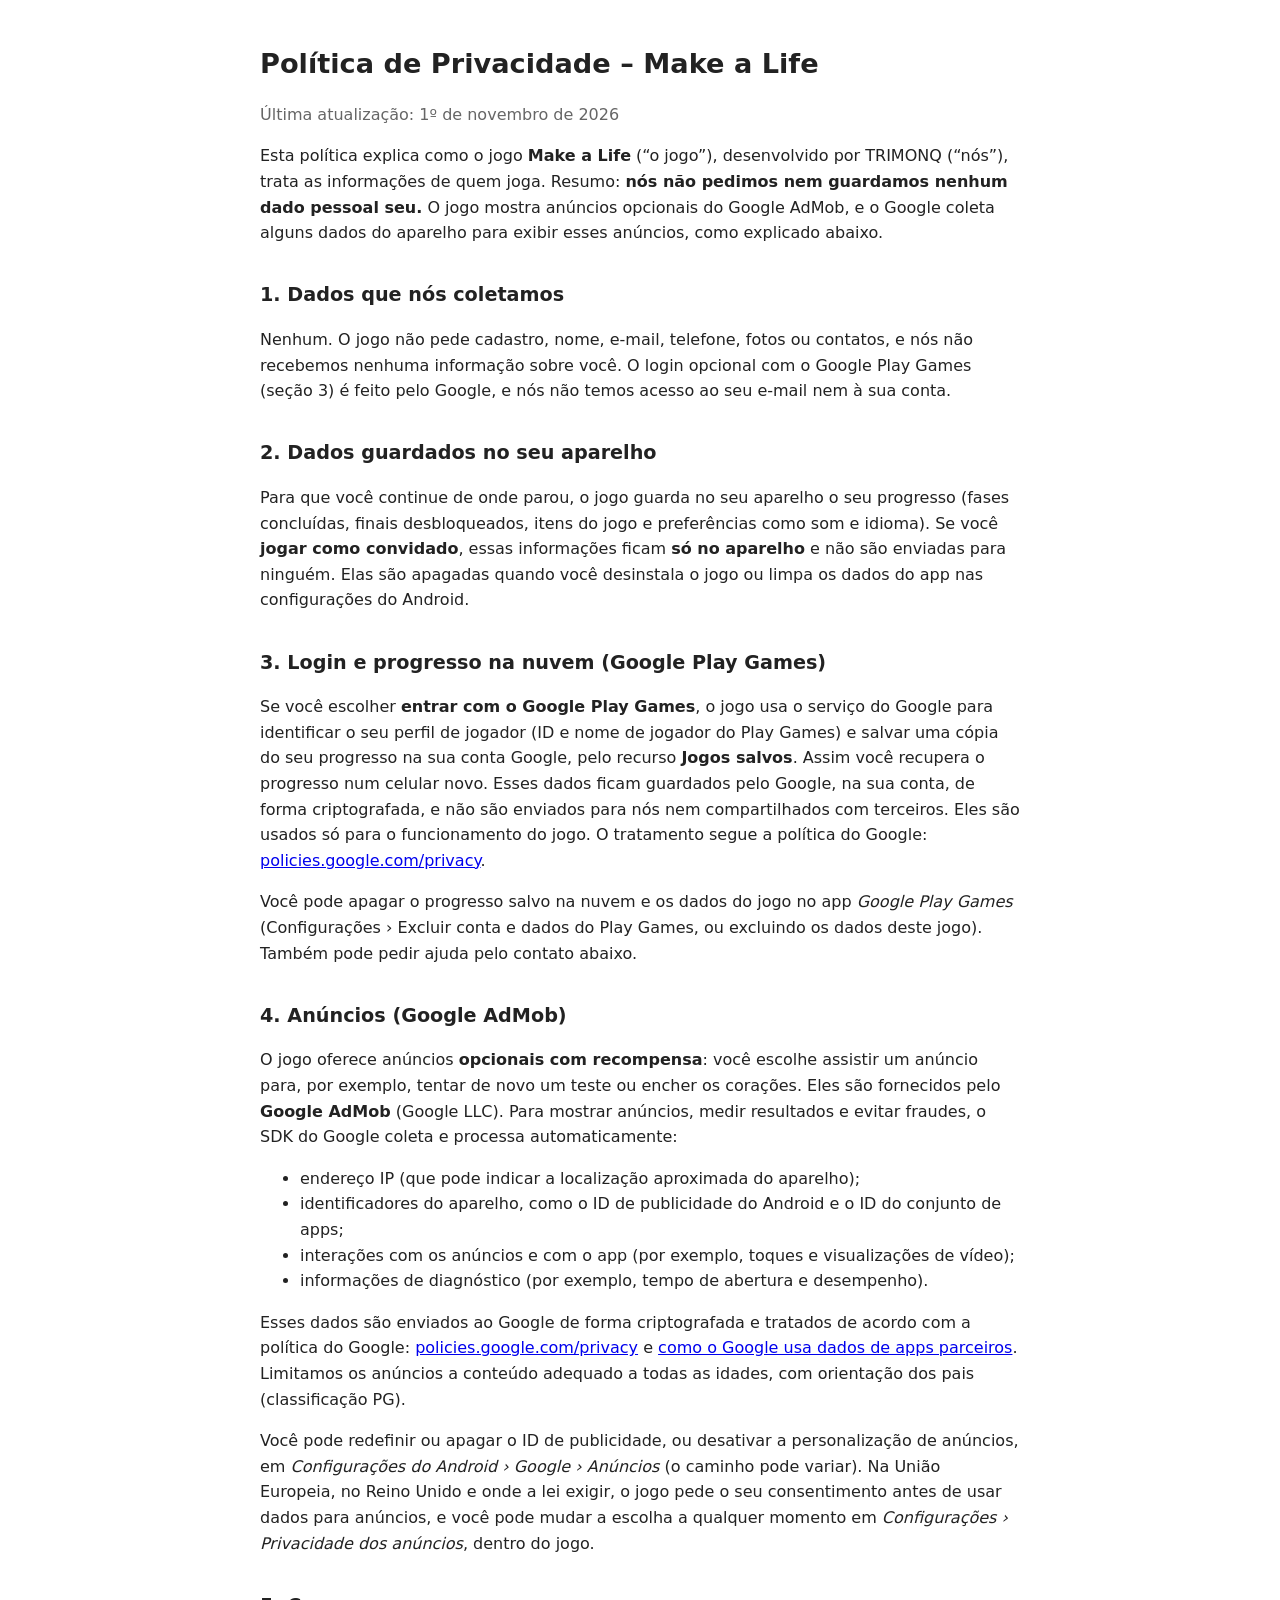
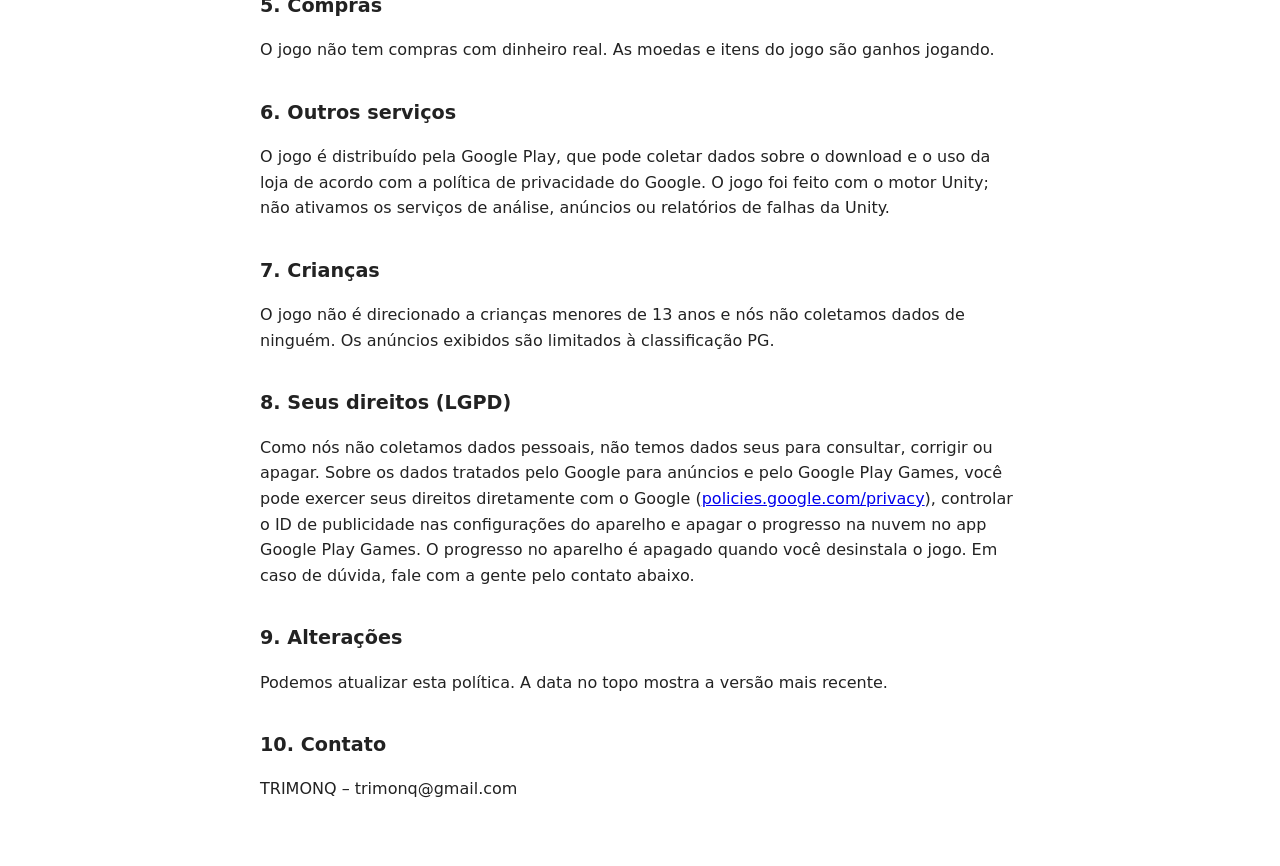
<file: makealife-privacy.html>
<!doctype html>
<html lang="pt-BR">
<head>
<meta charset="utf-8">
<meta name="viewport" content="width=device-width, initial-scale=1">
<title>Make a Life – Política de Privacidade</title>
<style>
  body { font-family: system-ui, -apple-system, "Segoe UI", Roboto, sans-serif; max-width: 760px; margin: 0 auto; padding: 24px 16px 48px; line-height: 1.6; color: #222; background: #fff; }
  h1 { font-size: 1.7em; margin-bottom: .2em; }
  h2 { font-size: 1.2em; margin-top: 1.8em; }
  .data { color: #666; }
</style>
</head>
<body>

<h1>Política de Privacidade – Make a Life</h1>
<p class="data">Última atualização: 1º de novembro de 2026</p>

<p>Esta política explica como o jogo <strong>Make a Life</strong> (“o jogo”), desenvolvido por TRIMONQ (“nós”), trata as informações de quem joga. Resumo: <strong>nós não pedimos nem guardamos nenhum dado pessoal seu.</strong> O jogo mostra anúncios opcionais do Google AdMob, e o Google coleta alguns dados do aparelho para exibir esses anúncios, como explicado abaixo.</p>

<h2>1. Dados que nós coletamos</h2>
<p>Nenhum. O jogo não pede cadastro, nome, e-mail, telefone, fotos ou contatos, e nós não recebemos nenhuma informação sobre você. O login opcional com o Google Play Games (seção 3) é feito pelo Google, e nós não temos acesso ao seu e-mail nem à sua conta.</p>

<h2>2. Dados guardados no seu aparelho</h2>
<p>Para que você continue de onde parou, o jogo guarda no seu aparelho o seu progresso (fases concluídas, finais desbloqueados, itens do jogo e preferências como som e idioma). Se você <strong>jogar como convidado</strong>, essas informações ficam <strong>só no aparelho</strong> e não são enviadas para ninguém. Elas são apagadas quando você desinstala o jogo ou limpa os dados do app nas configurações do Android.</p>

<h2>3. Login e progresso na nuvem (Google Play Games)</h2>
<p>Se você escolher <strong>entrar com o Google Play Games</strong>, o jogo usa o serviço do Google para identificar o seu perfil de jogador (ID e nome de jogador do Play Games) e salvar uma cópia do seu progresso na sua conta Google, pelo recurso <strong>Jogos salvos</strong>. Assim você recupera o progresso num celular novo. Esses dados ficam guardados pelo Google, na sua conta, de forma criptografada, e não são enviados para nós nem compartilhados com terceiros. Eles são usados só para o funcionamento do jogo. O tratamento segue a política do Google: <a href="https://policies.google.com/privacy">policies.google.com/privacy</a>.</p>
<p>Você pode apagar o progresso salvo na nuvem e os dados do jogo no app <em>Google Play Games</em> (Configurações › Excluir conta e dados do Play Games, ou excluindo os dados deste jogo). Também pode pedir ajuda pelo contato abaixo.</p>

<h2>4. Anúncios (Google AdMob)</h2>
<p>O jogo oferece anúncios <strong>opcionais com recompensa</strong>: você escolhe assistir um anúncio para, por exemplo, tentar de novo um teste ou encher os corações. Eles são fornecidos pelo <strong>Google AdMob</strong> (Google LLC). Para mostrar anúncios, medir resultados e evitar fraudes, o SDK do Google coleta e processa automaticamente:</p>
<ul>
  <li>endereço IP (que pode indicar a localização aproximada do aparelho);</li>
  <li>identificadores do aparelho, como o ID de publicidade do Android e o ID do conjunto de apps;</li>
  <li>interações com os anúncios e com o app (por exemplo, toques e visualizações de vídeo);</li>
  <li>informações de diagnóstico (por exemplo, tempo de abertura e desempenho).</li>
</ul>
<p>Esses dados são enviados ao Google de forma criptografada e tratados de acordo com a política do Google: <a href="https://policies.google.com/privacy">policies.google.com/privacy</a> e <a href="https://policies.google.com/technologies/partner-sites">como o Google usa dados de apps parceiros</a>. Limitamos os anúncios a conteúdo adequado a todas as idades, com orientação dos pais (classificação PG).</p>
<p>Você pode redefinir ou apagar o ID de publicidade, ou desativar a personalização de anúncios, em <em>Configurações do Android › Google › Anúncios</em> (o caminho pode variar). Na União Europeia, no Reino Unido e onde a lei exigir, o jogo pede o seu consentimento antes de usar dados para anúncios, e você pode mudar a escolha a qualquer momento em <em>Configurações › Privacidade dos anúncios</em>, dentro do jogo.</p>

<h2>5. Compras</h2>
<p>O jogo não tem compras com dinheiro real. As moedas e itens do jogo são ganhos jogando.</p>

<h2>6. Outros serviços</h2>
<p>O jogo é distribuído pela Google Play, que pode coletar dados sobre o download e o uso da loja de acordo com a política de privacidade do Google. O jogo foi feito com o motor Unity; não ativamos os serviços de análise, anúncios ou relatórios de falhas da Unity.</p>

<h2>7. Crianças</h2>
<p>O jogo não é direcionado a crianças menores de 13 anos e nós não coletamos dados de ninguém. Os anúncios exibidos são limitados à classificação PG.</p>

<h2>8. Seus direitos (LGPD)</h2>
<p>Como nós não coletamos dados pessoais, não temos dados seus para consultar, corrigir ou apagar. Sobre os dados tratados pelo Google para anúncios e pelo Google Play Games, você pode exercer seus direitos diretamente com o Google (<a href="https://policies.google.com/privacy">policies.google.com/privacy</a>), controlar o ID de publicidade nas configurações do aparelho e apagar o progresso na nuvem no app Google Play Games. O progresso no aparelho é apagado quando você desinstala o jogo. Em caso de dúvida, fale com a gente pelo contato abaixo.</p>

<h2>9. Alterações</h2>
<p>Podemos atualizar esta política. A data no topo mostra a versão mais recente.</p>

<h2>10. Contato</h2>
<p>TRIMONQ – trimonq@gmail.com</p>
</body>
</html>
</file>
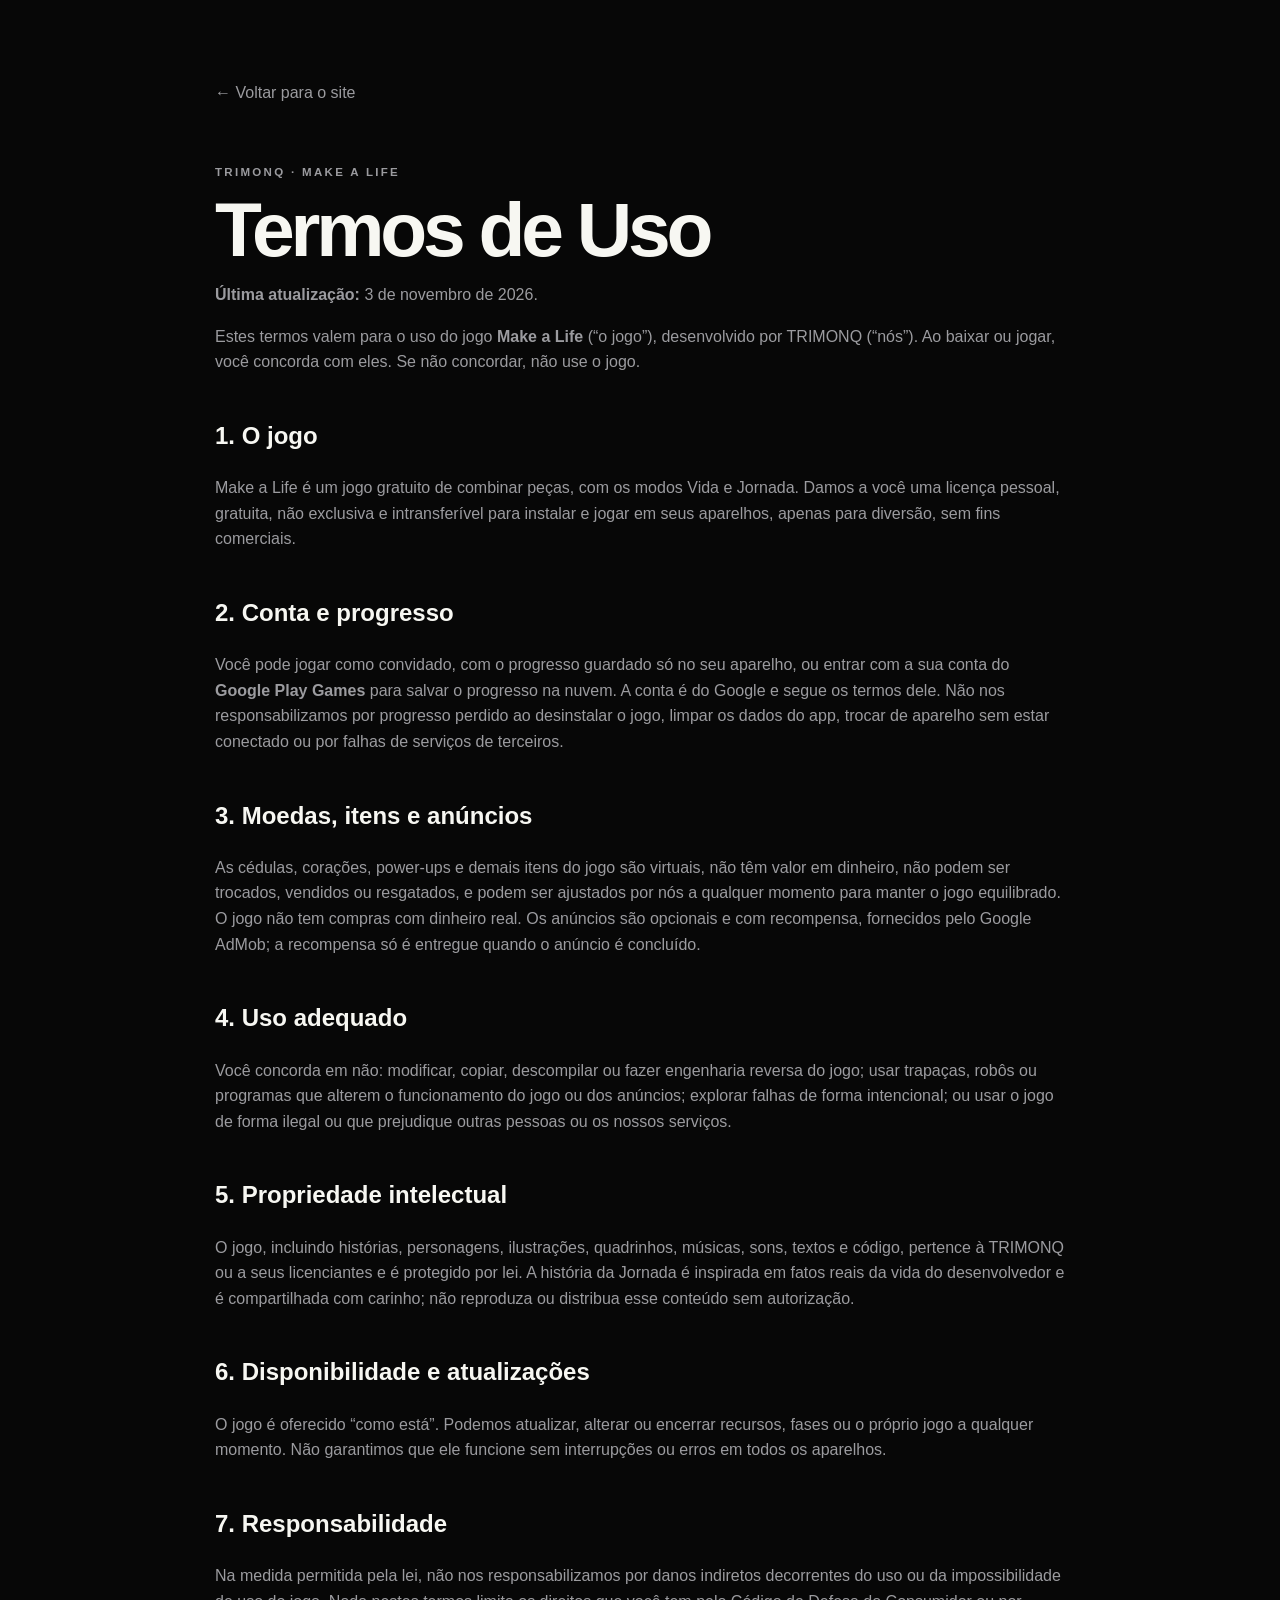
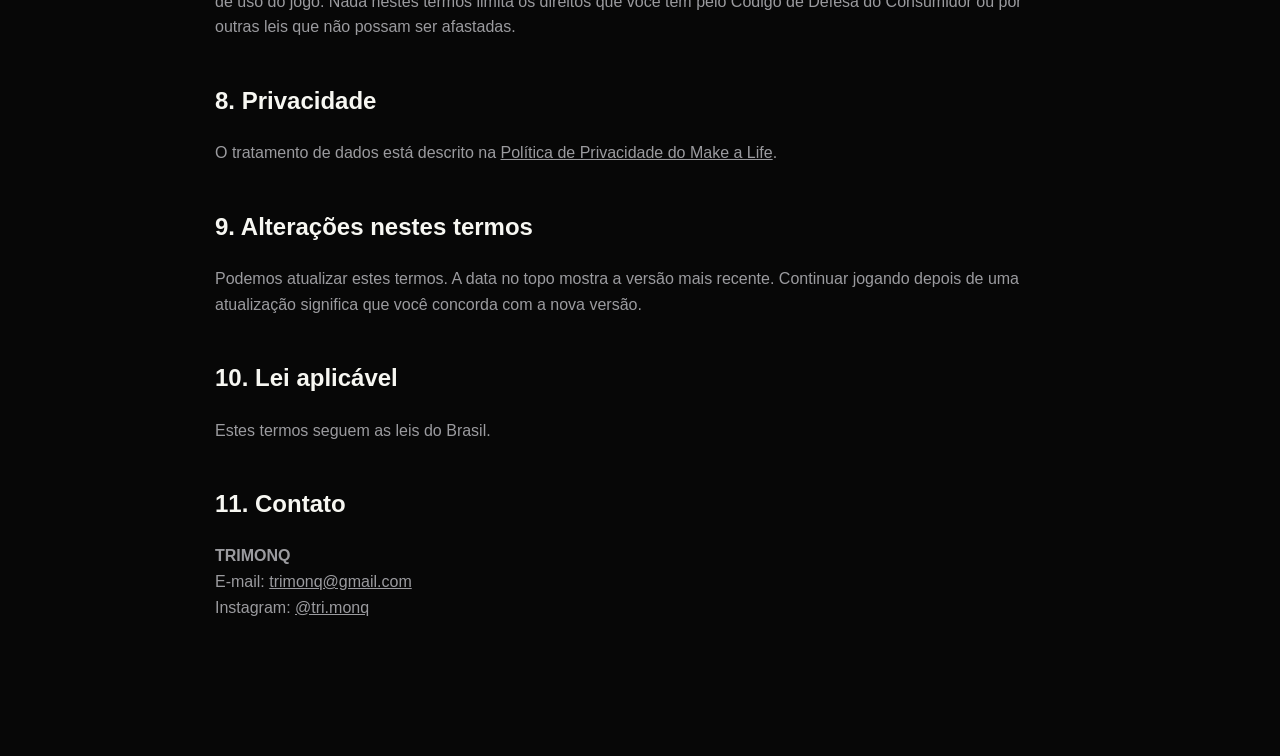
<file: makealife-termos.html>
<!doctype html>
<html lang="pt-BR">
<head>
  <meta charset="utf-8">
  <meta name="viewport" content="width=device-width, initial-scale=1">
  <title>Termos de Uso — Make a Life — TRIMONQ</title>
  <meta name="description" content="Termos de Uso do jogo Make a Life, da TRIMONQ.">
  <meta name="theme-color" content="#090909">
  <link rel="stylesheet" href="styles.css">
</head>
<body>
  <main class="page">
    <a class="back" href="index.html">← Voltar para o site</a>
    <p class="eyebrow">TRIMONQ · MAKE A LIFE</p>
    <h1>Termos de Uso</h1>

    <p><strong>Última atualização:</strong> 3 de novembro de 2026.</p>

    <p>Estes termos valem para o uso do jogo <strong>Make a Life</strong> (“o jogo”), desenvolvido por TRIMONQ (“nós”). Ao baixar ou jogar, você concorda com eles. Se não concordar, não use o jogo.</p>

    <h2>1. O jogo</h2>
    <p>Make a Life é um jogo gratuito de combinar peças, com os modos Vida e Jornada. Damos a você uma licença pessoal, gratuita, não exclusiva e intransferível para instalar e jogar em seus aparelhos, apenas para diversão, sem fins comerciais.</p>

    <h2>2. Conta e progresso</h2>
    <p>Você pode jogar como convidado, com o progresso guardado só no seu aparelho, ou entrar com a sua conta do <strong>Google Play Games</strong> para salvar o progresso na nuvem. A conta é do Google e segue os termos dele. Não nos responsabilizamos por progresso perdido ao desinstalar o jogo, limpar os dados do app, trocar de aparelho sem estar conectado ou por falhas de serviços de terceiros.</p>

    <h2>3. Moedas, itens e anúncios</h2>
    <p>As cédulas, corações, power-ups e demais itens do jogo são virtuais, não têm valor em dinheiro, não podem ser trocados, vendidos ou resgatados, e podem ser ajustados por nós a qualquer momento para manter o jogo equilibrado. O jogo não tem compras com dinheiro real. Os anúncios são opcionais e com recompensa, fornecidos pelo Google AdMob; a recompensa só é entregue quando o anúncio é concluído.</p>

    <h2>4. Uso adequado</h2>
    <p>Você concorda em não: modificar, copiar, descompilar ou fazer engenharia reversa do jogo; usar trapaças, robôs ou programas que alterem o funcionamento do jogo ou dos anúncios; explorar falhas de forma intencional; ou usar o jogo de forma ilegal ou que prejudique outras pessoas ou os nossos serviços.</p>

    <h2>5. Propriedade intelectual</h2>
    <p>O jogo, incluindo histórias, personagens, ilustrações, quadrinhos, músicas, sons, textos e código, pertence à TRIMONQ ou a seus licenciantes e é protegido por lei. A história da Jornada é inspirada em fatos reais da vida do desenvolvedor e é compartilhada com carinho; não reproduza ou distribua esse conteúdo sem autorização.</p>

    <h2>6. Disponibilidade e atualizações</h2>
    <p>O jogo é oferecido “como está”. Podemos atualizar, alterar ou encerrar recursos, fases ou o próprio jogo a qualquer momento. Não garantimos que ele funcione sem interrupções ou erros em todos os aparelhos.</p>

    <h2>7. Responsabilidade</h2>
    <p>Na medida permitida pela lei, não nos responsabilizamos por danos indiretos decorrentes do uso ou da impossibilidade de uso do jogo. Nada nestes termos limita os direitos que você tem pelo Código de Defesa do Consumidor ou por outras leis que não possam ser afastadas.</p>

    <h2>8. Privacidade</h2>
    <p>O tratamento de dados está descrito na <a href="makealife-privacy.html">Política de Privacidade do Make a Life</a>.</p>

    <h2>9. Alterações nestes termos</h2>
    <p>Podemos atualizar estes termos. A data no topo mostra a versão mais recente. Continuar jogando depois de uma atualização significa que você concorda com a nova versão.</p>

    <h2>10. Lei aplicável</h2>
    <p>Estes termos seguem as leis do Brasil.</p>

    <h2>11. Contato</h2>
    <p><strong>TRIMONQ</strong><br>
    E-mail: <a href="mailto:trimonq@gmail.com">trimonq@gmail.com</a><br>
    Instagram: <a href="https://instagram.com/tri.monq" target="_blank" rel="noopener noreferrer">@tri.monq</a></p>
  </main>
</body>
</html>
</file>
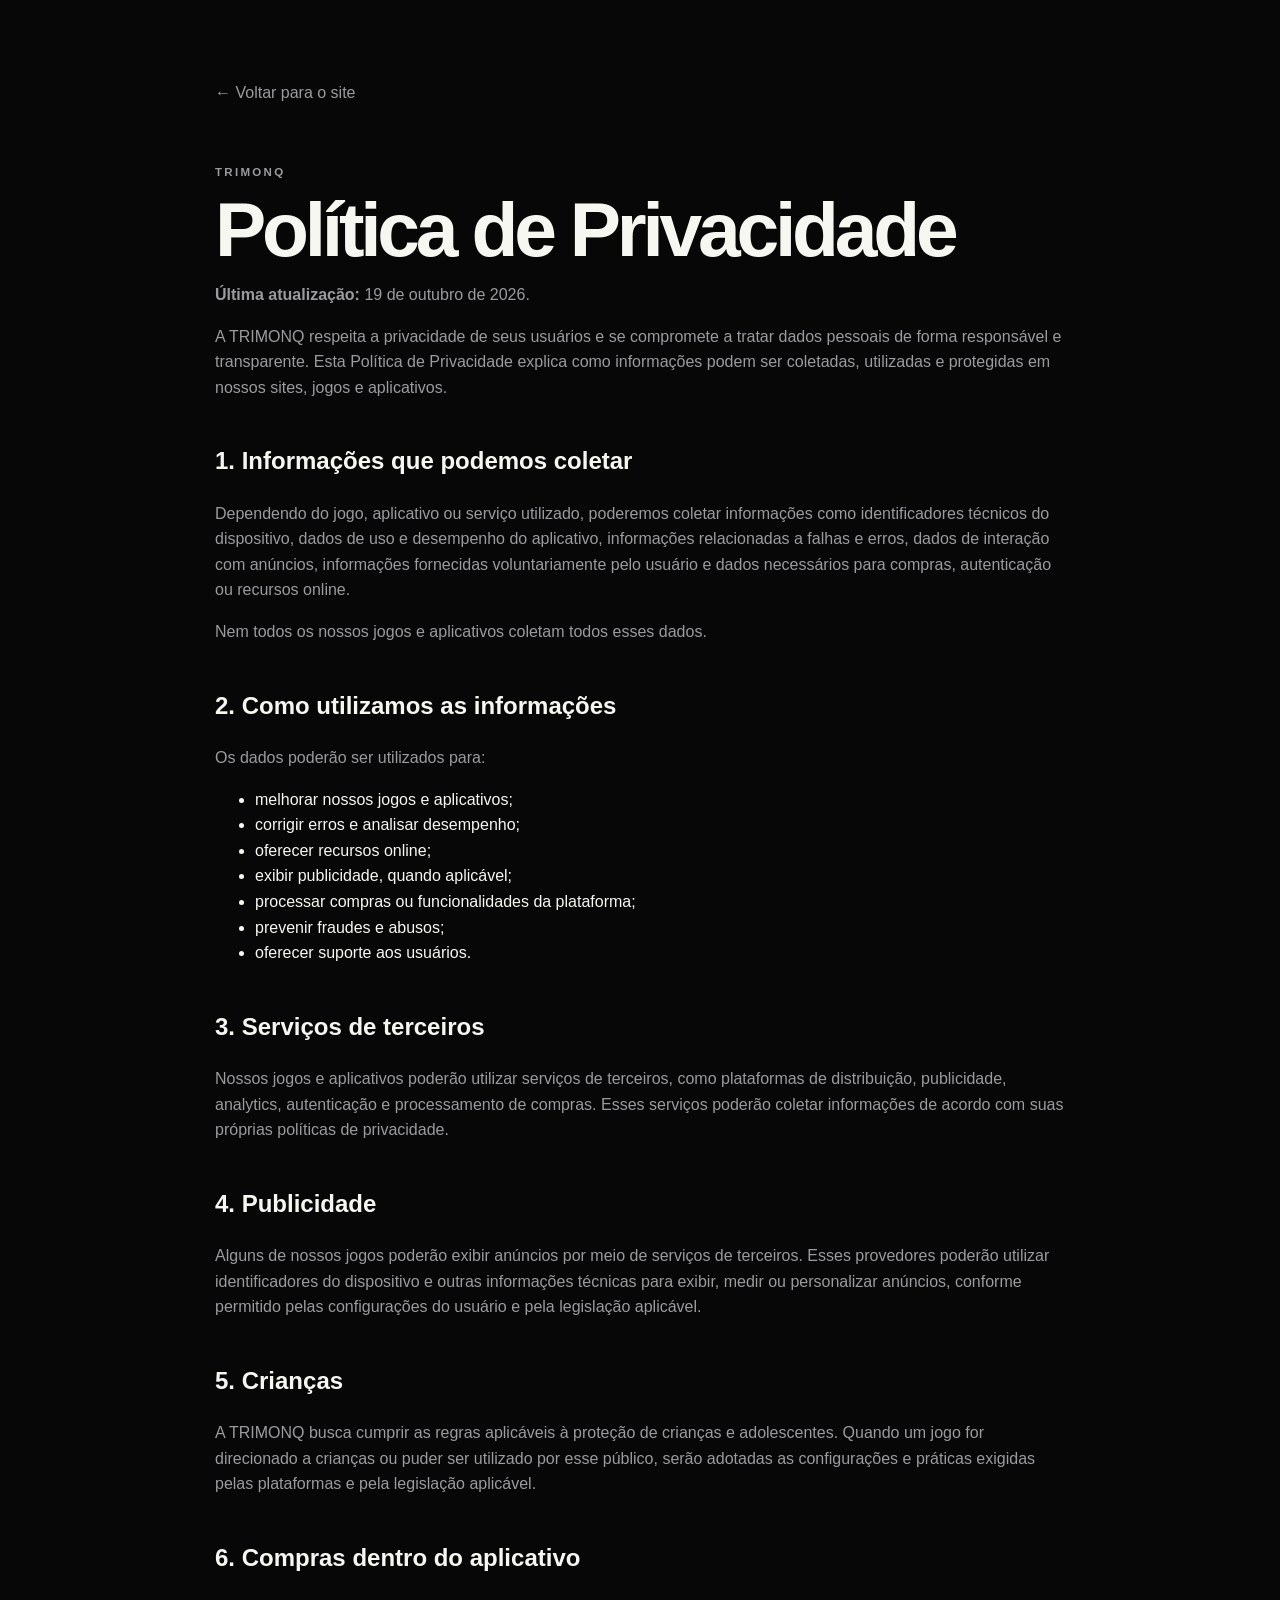
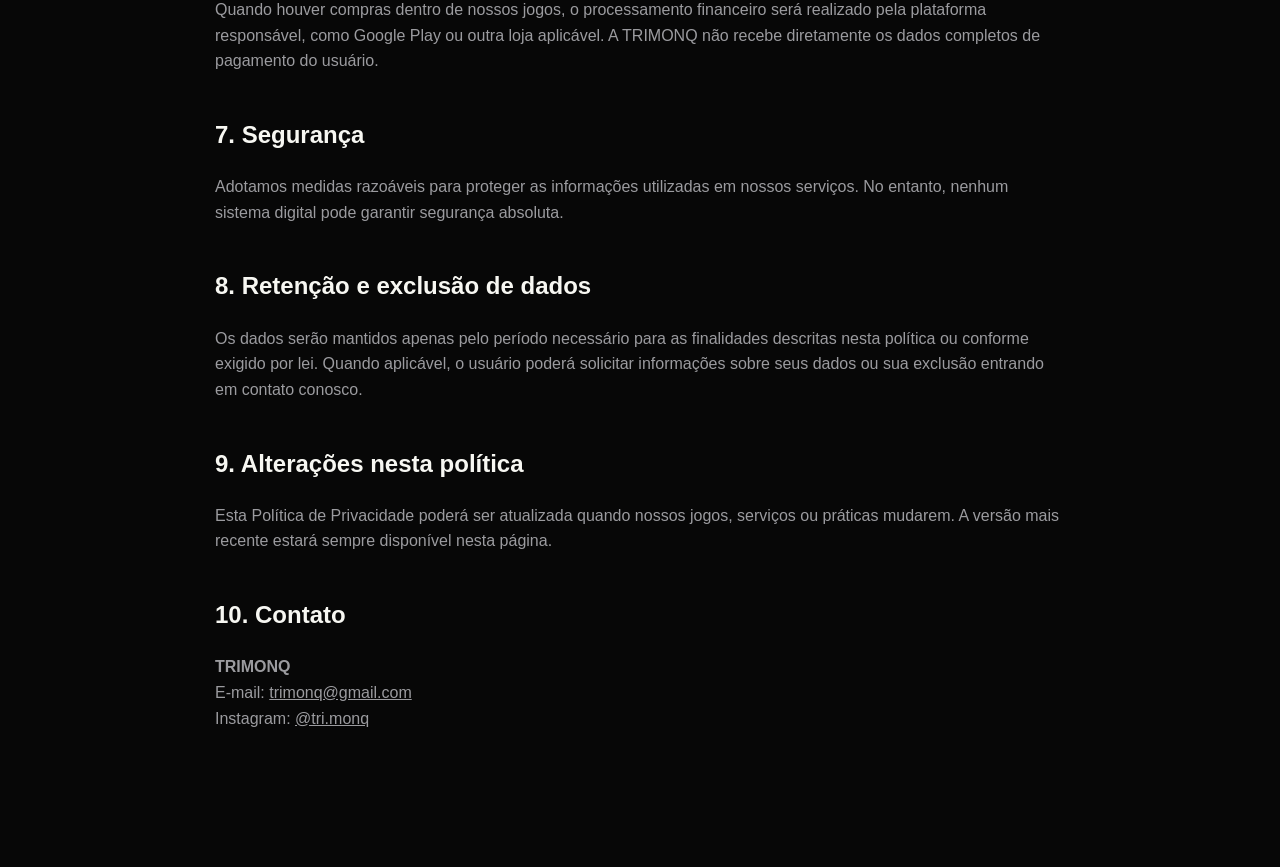
<file: privacy.html>
<!doctype html>
<html lang="pt-BR">
<head>
  <meta charset="utf-8">
  <meta name="viewport" content="width=device-width, initial-scale=1">
  <title>Política de Privacidade — TRIMONQ</title>
  <meta name="description" content="Política de Privacidade da TRIMONQ.">
  <meta name="theme-color" content="#090909">
  <link rel="stylesheet" href="styles.css">
</head>
<body>
  <main class="page">
    <a class="back" href="index.html">← Voltar para o site</a>
    <p class="eyebrow">TRIMONQ</p>
    <h1>Política de Privacidade</h1>

    <p><strong>Última atualização:</strong> 19 de outubro de 2026.</p>

    <p>A TRIMONQ respeita a privacidade de seus usuários e se compromete a tratar dados pessoais de forma responsável e transparente. Esta Política de Privacidade explica como informações podem ser coletadas, utilizadas e protegidas em nossos sites, jogos e aplicativos.</p>

    <h2>1. Informações que podemos coletar</h2>
    <p>Dependendo do jogo, aplicativo ou serviço utilizado, poderemos coletar informações como identificadores técnicos do dispositivo, dados de uso e desempenho do aplicativo, informações relacionadas a falhas e erros, dados de interação com anúncios, informações fornecidas voluntariamente pelo usuário e dados necessários para compras, autenticação ou recursos online.</p>
    <p>Nem todos os nossos jogos e aplicativos coletam todos esses dados.</p>

    <h2>2. Como utilizamos as informações</h2>
    <p>Os dados poderão ser utilizados para:</p>
    <ul>
      <li>melhorar nossos jogos e aplicativos;</li>
      <li>corrigir erros e analisar desempenho;</li>
      <li>oferecer recursos online;</li>
      <li>exibir publicidade, quando aplicável;</li>
      <li>processar compras ou funcionalidades da plataforma;</li>
      <li>prevenir fraudes e abusos;</li>
      <li>oferecer suporte aos usuários.</li>
    </ul>

    <h2>3. Serviços de terceiros</h2>
    <p>Nossos jogos e aplicativos poderão utilizar serviços de terceiros, como plataformas de distribuição, publicidade, analytics, autenticação e processamento de compras. Esses serviços poderão coletar informações de acordo com suas próprias políticas de privacidade.</p>

    <h2>4. Publicidade</h2>
    <p>Alguns de nossos jogos poderão exibir anúncios por meio de serviços de terceiros. Esses provedores poderão utilizar identificadores do dispositivo e outras informações técnicas para exibir, medir ou personalizar anúncios, conforme permitido pelas configurações do usuário e pela legislação aplicável.</p>

    <h2>5. Crianças</h2>
    <p>A TRIMONQ busca cumprir as regras aplicáveis à proteção de crianças e adolescentes. Quando um jogo for direcionado a crianças ou puder ser utilizado por esse público, serão adotadas as configurações e práticas exigidas pelas plataformas e pela legislação aplicável.</p>

    <h2>6. Compras dentro do aplicativo</h2>
    <p>Quando houver compras dentro de nossos jogos, o processamento financeiro será realizado pela plataforma responsável, como Google Play ou outra loja aplicável. A TRIMONQ não recebe diretamente os dados completos de pagamento do usuário.</p>

    <h2>7. Segurança</h2>
    <p>Adotamos medidas razoáveis para proteger as informações utilizadas em nossos serviços. No entanto, nenhum sistema digital pode garantir segurança absoluta.</p>

    <h2>8. Retenção e exclusão de dados</h2>
    <p>Os dados serão mantidos apenas pelo período necessário para as finalidades descritas nesta política ou conforme exigido por lei. Quando aplicável, o usuário poderá solicitar informações sobre seus dados ou sua exclusão entrando em contato conosco.</p>

    <h2>9. Alterações nesta política</h2>
    <p>Esta Política de Privacidade poderá ser atualizada quando nossos jogos, serviços ou práticas mudarem. A versão mais recente estará sempre disponível nesta página.</p>

    <h2>10. Contato</h2>
    <p><strong>TRIMONQ</strong><br>
    E-mail: <a href="mailto:trimonq@gmail.com">trimonq@gmail.com</a><br>
    Instagram: <a href="https://instagram.com/tri.monq" target="_blank" rel="noopener noreferrer">@tri.monq</a></p>
  </main>
</body>
</html>
</file>
<file: styles.css>
:root{--bg:#070707;--panel:#111114;--text:#f7f7f2;--muted:#9b9b9f;--line:#252529;--red:#ff1838;--max:1180px}
*{box-sizing:border-box}html{scroll-behavior:smooth}body{margin:0;background:var(--bg);color:var(--text);font-family:Arial,Helvetica,sans-serif;line-height:1.6}a{color:inherit}
.topbar{width:min(calc(100% - 40px),var(--max));margin:auto;min-height:86px;display:flex;align-items:center;justify-content:space-between;border-bottom:1px solid var(--line);gap:24px}.brand img{width:155px;display:block}nav{display:flex;gap:22px;align-items:center;flex-wrap:wrap}nav a{text-decoration:none;color:var(--muted);font-size:.9rem}nav a:hover{color:white}.pill{border:1px solid var(--line);padding:8px 12px;border-radius:999px}
.hero{min-height:calc(100vh - 86px);display:grid;place-items:center;padding:80px 20px 110px;position:relative;overflow:hidden}.glow{position:absolute;width:520px;height:520px;border-radius:50%;background:var(--red);filter:blur(130px);opacity:.11;right:-160px;top:40px}.hero-inner{position:relative;text-align:center;max-width:900px}.eyebrow{color:var(--red);letter-spacing:.2em;font-size:.72rem;font-weight:900}.hero-logo{width:min(680px,90vw);display:block;margin:20px auto 28px}h1{font-size:clamp(2.7rem,7vw,6.2rem);line-height:.95;letter-spacing:-.055em;margin:0}h1 span{color:transparent;-webkit-text-stroke:1px rgba(255,255,255,.72)}.lead{max-width:680px;margin:26px auto 0;color:var(--muted);font-size:1.08rem}.actions{display:flex;gap:12px;flex-wrap:wrap;justify-content:center;margin-top:30px}.btn{display:inline-flex;align-items:center;justify-content:center;min-height:50px;padding:0 22px;border:1px solid var(--line);border-radius:999px;text-decoration:none;font-weight:800}.primary{background:var(--red);border-color:var(--red)}
.section{width:min(calc(100% - 40px),var(--max));margin:auto;padding:100px 0;border-top:1px solid var(--line)}.section-title{display:flex;gap:18px;align-items:baseline;margin-bottom:50px}.section-title span{color:var(--red);font-weight:900;font-size:.76rem}.section-title h2,.social h2{margin:0;font-size:clamp(2.1rem,4vw,3.7rem);letter-spacing:-.04em}.grid-2{display:grid;grid-template-columns:1.15fr .85fr;gap:70px}.big{font-size:clamp(1.5rem,3vw,2.55rem);line-height:1.22;letter-spacing:-.03em;margin:0}.copy p,.project p,.social p,.contact p{color:var(--muted)}
.cards{display:grid;grid-template-columns:repeat(3,1fr);gap:16px}.cards article{min-height:280px;border:1px solid var(--line);background:var(--panel);border-radius:22px;padding:28px;display:flex;flex-direction:column}.cards b{color:var(--red);font-size:.72rem}.cards h3{margin:auto 0 12px;font-size:1.55rem;line-height:1.1}.cards p{margin:0;color:var(--muted)}
.project{border:1px solid var(--line);border-radius:28px;background:radial-gradient(circle at 88% 50%,rgba(255,24,56,.14),transparent 30%),var(--panel);padding:44px;display:grid;grid-template-columns:1fr .4fr;gap:30px;align-items:center}.project h3{font-size:clamp(2rem,4vw,3.7rem);line-height:1.03;letter-spacing:-.045em;margin:0 0 14px}.project a{text-decoration:none;font-weight:800}.orb{width:200px;height:200px;border-radius:50%;border:1px solid #442027;display:grid;place-items:center;font-size:3.5rem;font-weight:900;color:var(--red);box-shadow:0 0 70px rgba(255,24,56,.12)}
.social{display:grid;grid-template-columns:1fr .8fr;gap:50px;align-items:center}.insta-card{min-height:130px;border:1px solid var(--line);border-radius:22px;background:var(--panel);padding:26px;display:flex;align-items:center;gap:18px;text-decoration:none}.insta-card>span{width:52px;height:52px;border-radius:15px;background:var(--red);display:grid;place-items:center;font-size:2rem}.insta-card small{display:block;color:var(--muted);letter-spacing:.15em}.insta-card strong{font-size:1.25rem}.insta-card i{margin-left:auto;font-size:1.5rem}
.contact{border:1px solid var(--line);border-radius:26px;background:var(--panel);padding:38px;display:flex;align-items:center;justify-content:space-between;gap:30px}.contact h3{font-size:2rem;margin:0}.contact .actions{margin-top:0;justify-content:flex-end}
footer{width:min(calc(100% - 40px),var(--max));margin:auto;padding:42px 0 55px;border-top:1px solid var(--line);display:grid;grid-template-columns:1fr auto auto;gap:24px;align-items:center;color:var(--muted);font-size:.84rem}footer img{width:120px}footer a{text-decoration:none}
.page{width:min(calc(100% - 40px),850px);margin:auto;padding:80px 0 120px}.page h1{font-size:clamp(2.5rem,6vw,4.8rem)}.page h2{margin-top:42px}.page p{color:var(--muted)}.back{display:inline-block;margin-bottom:46px;text-decoration:none;color:var(--muted)}
@media(max-width:900px){nav a:not(.pill){display:none}.grid-2,.social,.project{grid-template-columns:1fr}.cards{grid-template-columns:1fr}.cards article{min-height:210px}.orb{width:140px;height:140px;font-size:2.6rem}footer{grid-template-columns:1fr}.contact{flex-direction:column;align-items:flex-start}.contact .actions{justify-content:flex-start}}
</file>
